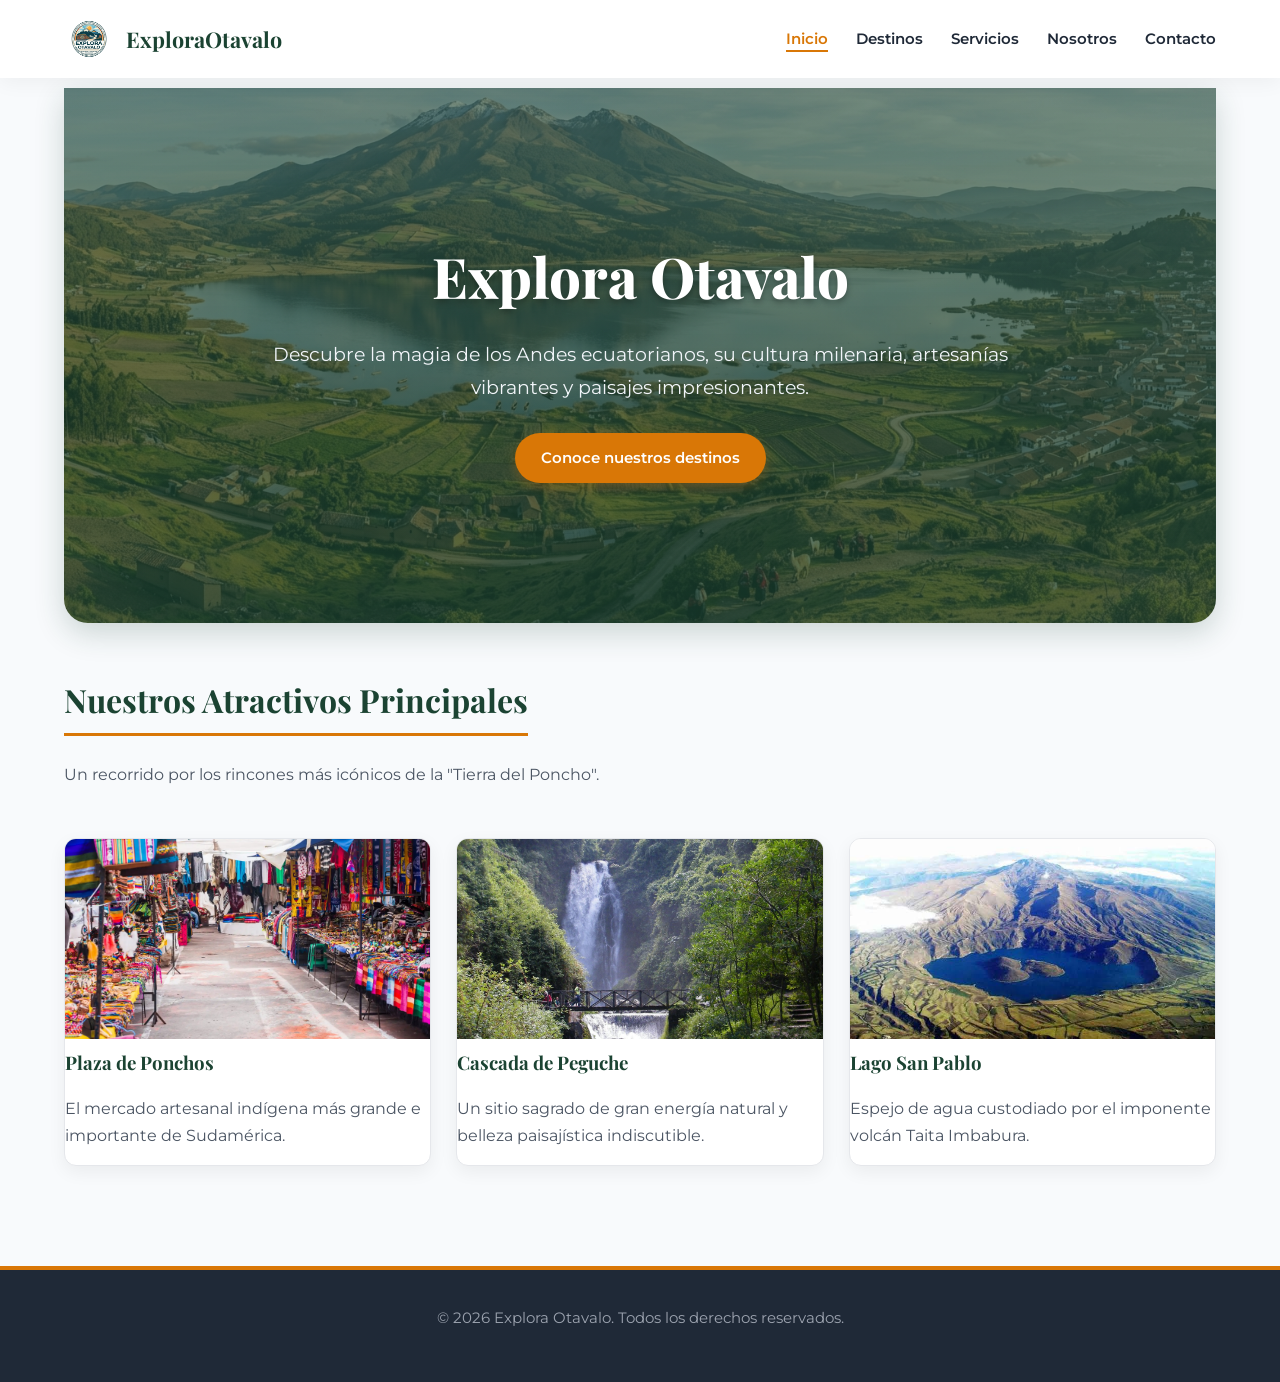
<file: index.html>
<!DOCTYPE html>
<html lang="es">
<head>
    <meta charset="UTF-8">
    <meta name="viewport" content="width=device-width, initial-scale=1.0">
    <title>Explora Otavalo - Inicio</title>
    <link href="https://fonts.googleapis.com/css2?family=Montserrat:wght@400;500;600&family=Playfair+Display:wght@700&display=swap" rel="stylesheet">
    <link rel="stylesheet" href="css/styles.css">
</head>
<body>

    <header class="site-header">
        <div class="container header-container">
            <div class="logo-container">
                <img src="images/logo.png" alt="Logo Otavalo" class="logo-img">
                <span class="logo-text">Explora<strong>Otavalo</strong></span>
            </div>
            <nav>
                <ul class="nav-list">
                    <li><a href="index.html" class="nav-link active">Inicio</a></li>
                    <li><a href="destinos.html" class="nav-link">Destinos</a></li>
                    <li><a href="servicios.html" class="nav-link">Servicios</a></li>
                    <li><a href="nosotros.html" class="nav-link">Nosotros</a></li>
                    <li><a href="contacto.html" class="nav-link">Contacto</a></li>
                </ul>
            </nav>
        </div>
    </header>

    <main>
<!-- ==============================
         SECCIÓN HERO (IMAGEN PRINCIPAL)
         ============================== -->
    <section class="hero-section">
        <div class="hero-content">
            <h1>Explora Otavalo</h1>
            <p>Descubre la magia de los Andes ecuatorianos, su cultura milenaria, artesanías vibrantes y paisajes impresionantes.</p>
            <a href="destinos.html" class="btn-primary">Conoce nuestros destinos</a>
        </div>
    </section>
        <section class="section-padding container">
            <div class="text-center" style="margin-bottom: 50px;">
                <h2>Nuestros Atractivos Principales</h2>
                <p>Un recorrido por los rincones más icónicos de la "Tierra del Poncho".</p>
            </div>
            <div class="cards-grid">
                <div class="card">
                    <img src="images/destino1.webp" alt="Plaza de Ponchos">
                    <div class="card-body">
                        <h3>Plaza de Ponchos</h3>
                        <p>El mercado artesanal indígena más grande e importante de Sudamérica.</p>
                    </div>
                </div>
                <div class="card">
                    <img src="images/destino2.webp" alt="Cascada de Peguche">
                    <div class="card-body">
                        <h3>Cascada de Peguche</h3>
                        <p>Un sitio sagrado de gran energía natural y belleza paisajística indiscutible.</p>
                    </div>
                </div>
                <div class="card">
                    <img src="images/destino3.webp" alt="Lago San Pablo">
                    <div class="card-body">
                        <h3>Lago San Pablo</h3>
                        <p>Espejo de agua custodiado por el imponente volcán Taita Imbabura.</p>
                    </div>
                </div>
            </div>
        </section>
    </main>

    <footer class="site-footer">
        <div class="container">
            <p>&copy; 2026 Explora Otavalo. Todos los derechos reservados.</p>
        </div>
    </footer>

</body>
</html>
</file>
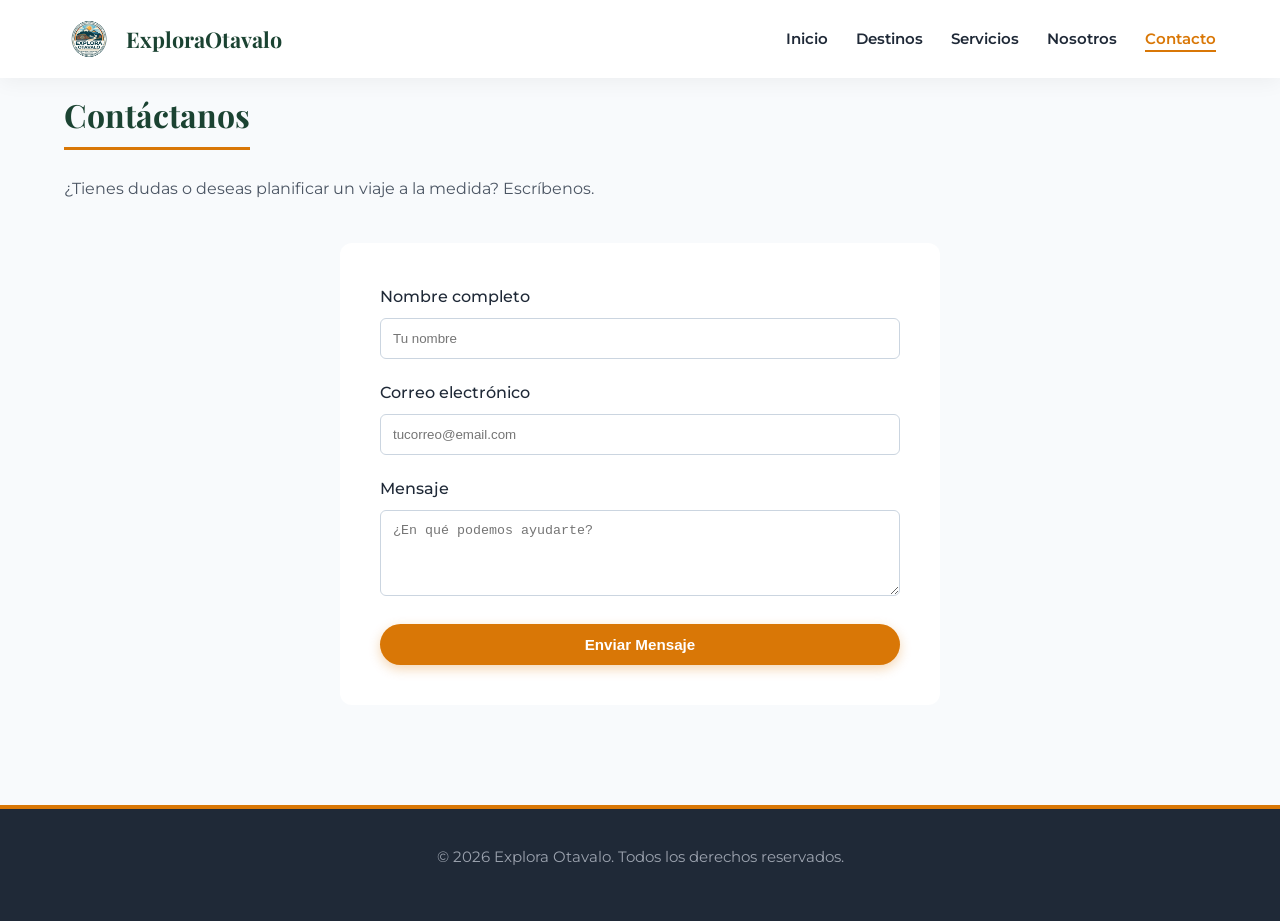
<file: contacto.html>
<!DOCTYPE html>
<html lang="es">
<head>
    <meta charset="UTF-8">
    <meta name="viewport" content="width=device-width, initial-scale=1.0">
    <title>Explora Otavalo - Contacto</title>
    <link href="https://fonts.googleapis.com/css2?family=Montserrat:wght@400;500;600&family=Playfair+Display:wght@700&display=swap" rel="stylesheet">
    <link rel="stylesheet" href="css/styles.css">
</head>
<body>

    <header class="site-header">
        <div class="container header-container">
            <div class="logo-container">
                <img src="images/logo.png" alt="Logo Otavalo" class="logo-img">
                <span class="logo-text">Explora<strong>Otavalo</strong></span>
            </div>
            <nav>
                <ul class="nav-list">
                    <li><a href="index.html" class="nav-link">Inicio</a></li>
                    <li><a href="destinos.html" class="nav-link">Destinos</a></li>
                    <li><a href="servicios.html" class="nav-link">Servicios</a></li>
                    <li><a href="nosotros.html" class="nav-link">Nosotros</a></li>
                    <li><a href="contacto.html" class="nav-link active">Contacto</a></li>
                </ul>
            </nav>
        </div>
    </header>

    <main class="container section-padding">
        <div class="text-center" style="margin-bottom: 40px;">
            <h2>Contáctanos</h2>
            <p>¿Tienes dudas o deseas planificar un viaje a la medida? Escríbenos.</p>
        </div>
        
        <div style="max-width: 600px; margin: 0 auto; background: var(--white); padding: 40px; border-radius: 12px; box-shadow: var(--shadow);">
            <form>
                <div style="margin-bottom: 20px;">
                    <label style="display:block; margin-bottom: 8px; font-weight: 500;">Nombre completo</label>
                    <input type="text" placeholder="Tu nombre" style="width: 100%; padding: 12px; border: 1px solid #cbd5e0; border-radius: 6px;">
                </div>
                <div style="margin-bottom: 20px;">
                    <label style="display:block; margin-bottom: 8px; font-weight: 500;">Correo electrónico</label>
                    <input type="email" placeholder="tucorreo@email.com" style="width: 100%; padding: 12px; border: 1px solid #cbd5e0; border-radius: 6px;">
                </div>
                <div style="margin-bottom: 20px;">
                    <label style="display:block; margin-bottom: 8px; font-weight: 500;">Mensaje</label>
                    <textarea rows="4" placeholder="¿En qué podemos ayudarte?" style="width: 100%; padding: 12px; border: 1px solid #cbd5e0; border-radius: 6px;"></textarea>
                </div>
                <button type="submit" class="btn btn-primary" style="width: 100%; border: none;">Enviar Mensaje</button>
            </form>
        </div>
    </main>

    <footer class="site-footer">
        <div class="container">
            <p>&copy; 2026 Explora Otavalo. Todos los derechos reservados.</p>
        </div>
    </footer>

</body>
</html>
</file>
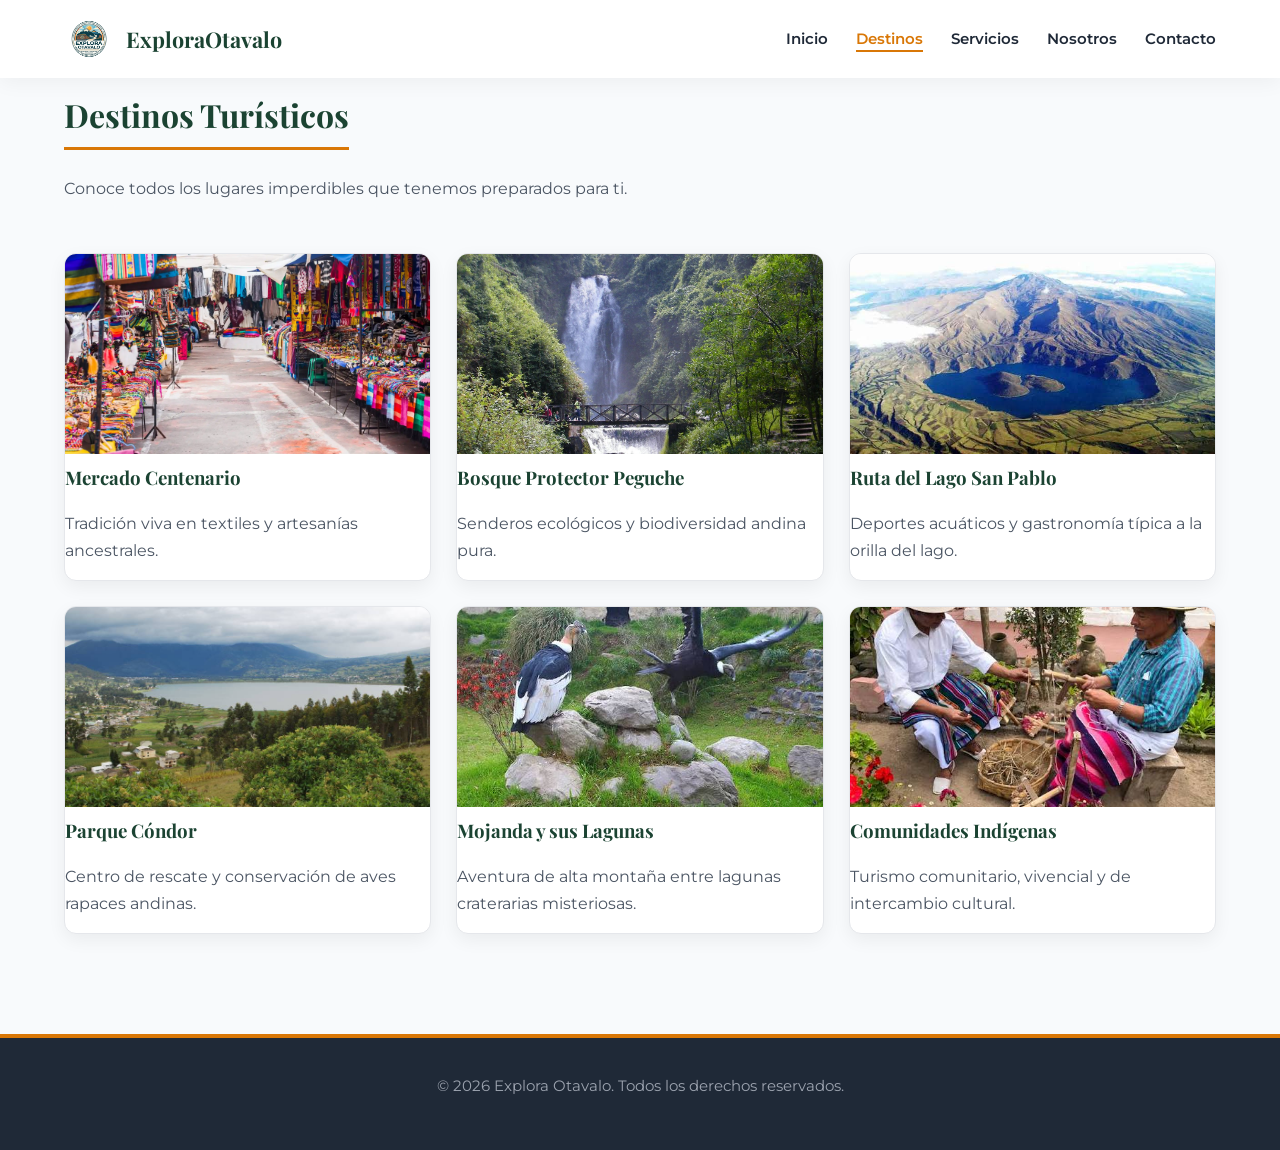
<file: destinos.html>
<!DOCTYPE html>
<html lang="es">
<head>
    <meta charset="UTF-8">
    <meta name="viewport" content="width=device-width, initial-scale=1.0">
    <title>Explora Otavalo - Destinos</title>
    <link href="https://fonts.googleapis.com/css2?family=Montserrat:wght@400;500;600&family=Playfair+Display:wght@700&display=swap" rel="stylesheet">
    <link rel="stylesheet" href="css/styles.css">
</head>
<body>

    <header class="site-header">
        <div class="container header-container">
            <div class="logo-container">
                <img src="images/logo.png" alt="Logo Otavalo" class="logo-img">
                <span class="logo-text">Explora<strong>Otavalo</strong></span>
            </div>
            <nav>
                <ul class="nav-list">
                    <li><a href="index.html" class="nav-link">Inicio</a></li>
                    <li><a href="destinos.html" class="nav-link active">Destinos</a></li>
                    <li><a href="servicios.html" class="nav-link">Servicios</a></li>
                    <li><a href="nosotros.html" class="nav-link">Nosotros</a></li>
                    <li><a href="contacto.html" class="nav-link">Contacto</a></li>
                </ul>
            </nav>
        </div>
    </header>

    <main class="container section-padding">
        <div class="text-center" style="margin-bottom: 50px;">
            <h2>Destinos Turísticos</h2>
            <p>Conoce todos los lugares imperdibles que tenemos preparados para ti.</p>
        </div>
        
        <div class="cards-grid">
            <div class="card">
                <img src="images/destino1.webp" alt="Destino 1">
                <div class="card-body">
                    <h3>Mercado Centenario</h3>
                    <p>Tradición viva en textiles y artesanías ancestrales.</p>
                </div>
            </div>
            <div class="card">
                <img src="images/destino2.webp" alt="Destino 2">
                <div class="card-body">
                    <h3>Bosque Protector Peguche</h3>
                    <p>Senderos ecológicos y biodiversidad andina pura.</p>
                </div>
            </div>
            <div class="card">
                <img src="images/destino3.webp" alt="Destino 3">
                <div class="card-body">
                    <h3>Ruta del Lago San Pablo</h3>
                    <p>Deportes acuáticos y gastronomía típica a la orilla del lago.</p>
                </div>
            </div>
            <div class="card">
                <img src="images/destino4.webp" alt="Destino 4">
                <div class="card-body">
                    <h3>Parque Cóndor</h3>
                    <p>Centro de rescate y conservación de aves rapaces andinas.</p>
                </div>
            </div>
            <div class="card">
                <img src="images/destino5.webp" alt="Destino 5">
                <div class="card-body">
                    <h3>Mojanda y sus Lagunas</h3>
                    <p>Aventura de alta montaña entre lagunas craterarias misteriosas.</p>
                </div>
            </div>
            <div class="card">
                <img src="images/destino6.webp" alt="Destino 6">
                <div class="card-body">
                    <h3>Comunidades Indígenas</h3>
                    <p>Turismo comunitario, vivencial y de intercambio cultural.</p>
                </div>
            </div>
        </div>
    </main>

    <footer class="site-footer">
        <div class="container">
            <p>&copy; 2026 Explora Otavalo. Todos los derechos reservados.</p>
        </div>
    </footer>

</body>
</html>
</file>
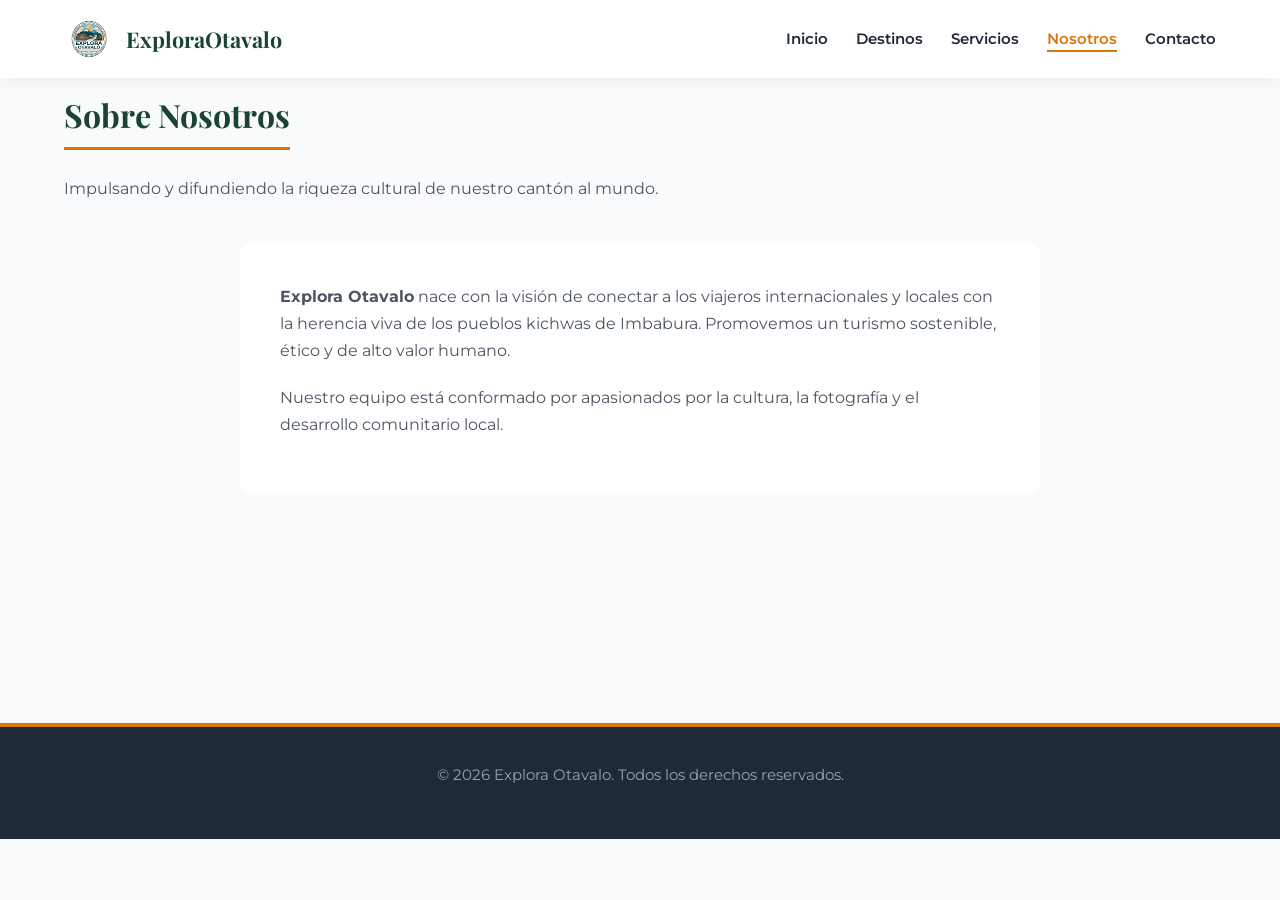
<file: nosotros.html>
<!DOCTYPE html>
<html lang="es">
<head>
    <meta charset="UTF-8">
    <meta name="viewport" content="width=device-width, initial-scale=1.0">
    <title>Explora Otavalo - Nosotros</title>
    <link href="https://fonts.googleapis.com/css2?family=Montserrat:wght@400;500;600&family=Playfair+Display:wght@700&display=swap" rel="stylesheet">
    <link rel="stylesheet" href="css/styles.css">
</head>
<body>

    <header class="site-header">
        <div class="container header-container">
            <div class="logo-container">
                <img src="images/logo.png" alt="Logo Otavalo" class="logo-img">
                <span class="logo-text">Explora<strong>Otavalo</strong></span>
            </div>
            <nav>
                <ul class="nav-list">
                    <li><a href="index.html" class="nav-link">Inicio</a></li>
                    <li><a href="destinos.html" class="nav-link">Destinos</a></li>
                    <li><a href="servicios.html" class="nav-link">Servicios</a></li>
                    <li><a href="nosotros.html" class="nav-link active">Nosotros</a></li>
                    <li><a href="contacto.html" class="nav-link">Contacto</a></li>
                </ul>
            </nav>
        </div>
    </header>

    <main class="container section-padding">
        <div class="text-center" style="margin-bottom: 40px;">
            <h2>Sobre Nosotros</h2>
            <p>Impulsando y difundiendo la riqueza cultural de nuestro cantón al mundo.</p>
        </div>
        <div style="max-width: 800px; margin: 0 auto; background: var(--white); padding: 40px; border-radius: 12px; box-shadow: var(--shadow);">
            <p style="margin-bottom: 20px;"><strong>Explora Otavalo</strong> nace con la visión de conectar a los viajeros internacionales y locales con la herencia viva de los pueblos kichwas de Imbabura. Promovemos un turismo sostenible, ético y de alto valor humano.</p>
            <p>Nuestro equipo está conformado por apasionados por la cultura, la fotografía y el desarrollo comunitario local.</p>
        </div>
    </main>

    <footer class="site-footer">
        <div class="container">
            <p>&copy; 2026 Explora Otavalo. Todos los derechos reservados.</p>
        </div>
    </footer>

</body>
</html>
</file>
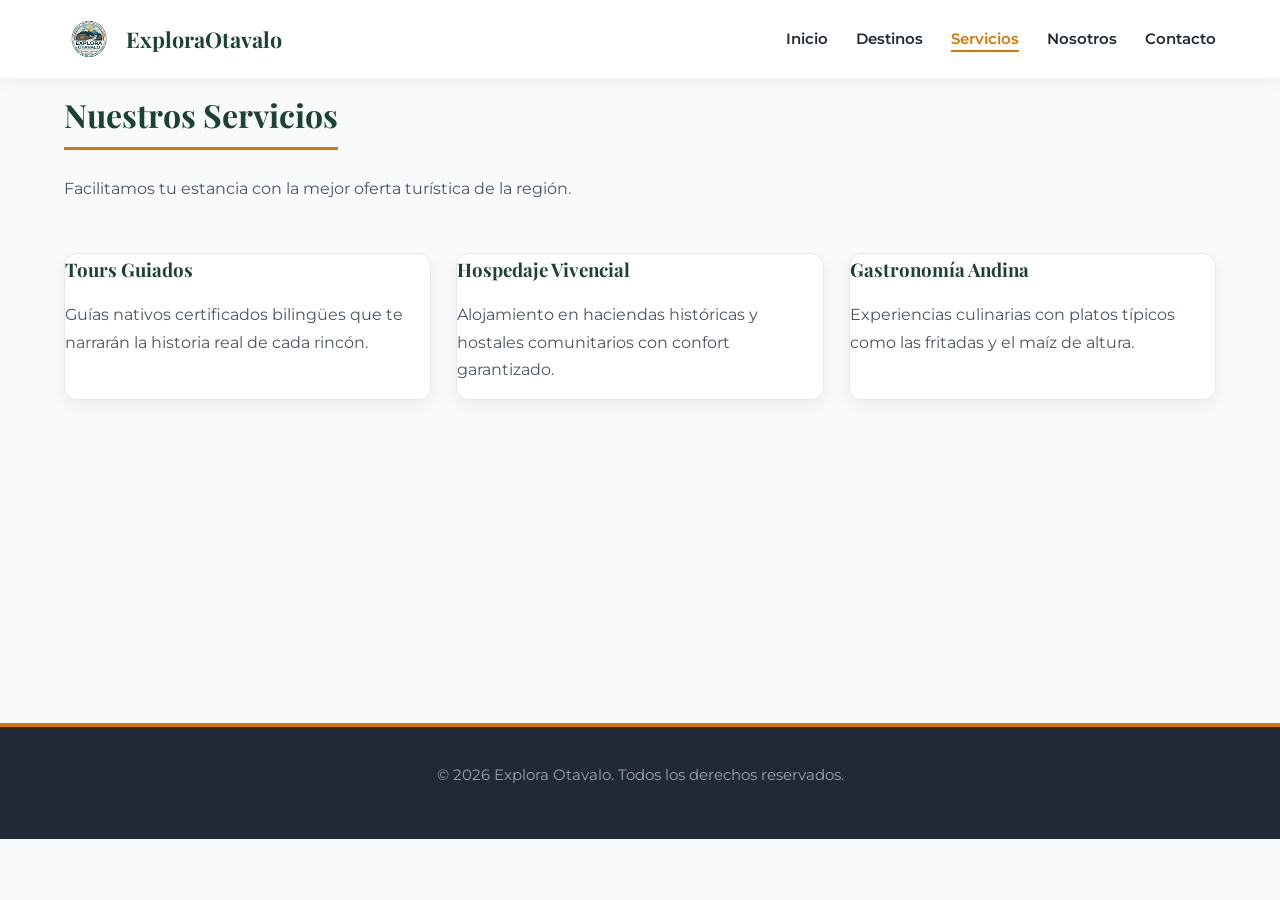
<file: servicios.html>
<!DOCTYPE html>
<html lang="es">
<head>
    <meta charset="UTF-8">
    <meta name="viewport" content="width=device-width, initial-scale=1.0">
    <title>Explora Otavalo - Servicios</title>
    <link href="https://fonts.googleapis.com/css2?family=Montserrat:wght@400;500;600&family=Playfair+Display:wght@700&display=swap" rel="stylesheet">
    <link rel="stylesheet" href="css/styles.css">
</head>
<body>

    <header class="site-header">
        <div class="container header-container">
            <div class="logo-container">
                <img src="images/logo.png" alt="Logo Otavalo" class="logo-img">
                <span class="logo-text">Explora<strong>Otavalo</strong></span>
            </div>
            <nav>
                <ul class="nav-list">
                    <li><a href="index.html" class="nav-link">Inicio</a></li>
                    <li><a href="destinos.html" class="nav-link">Destinos</a></li>
                    <li><a href="servicios.html" class="nav-link active">Servicios</a></li>
                    <li><a href="nosotros.html" class="nav-link">Nosotros</a></li>
                    <li><a href="contacto.html" class="nav-link">Contacto</a></li>
                </ul>
            </nav>
        </div>
    </header>

    <main class="container section-padding">
        <div class="text-center" style="margin-bottom: 50px;">
            <h2>Nuestros Servicios</h2>
            <p>Facilitamos tu estancia con la mejor oferta turística de la región.</p>
        </div>
        
        <div class="cards-grid">
            <div class="card">
                <div class="card-body">
                    <h3>Tours Guiados</h3>
                    <p>Guías nativos certificados bilingües que te narrarán la historia real de cada rincón.</p>
                </div>
            </div>
            <div class="card">
                <div class="card-body">
                    <h3>Hospedaje Vivencial</h3>
                    <p>Alojamiento en haciendas históricas y hostales comunitarios con confort garantizado.</p>
                </div>
            </div>
            <div class="card">
                <div class="card-body">
                    <h3>Gastronomía Andina</h3>
                    <p>Experiencias culinarias con platos típicos como las fritadas y el maíz de altura.</p>
                </div>
            </div>
        </div>
    </main>

    <footer class="site-footer">
        <div class="container">
            <p>&copy; 2026 Explora Otavalo. Todos los derechos reservados.</p>
        </div>
    </footer>

</body>
</html>
</file>
<file: css/styles.css>
/* ====================================================================
   1. VARIABLES Y CONFIGURACIÓN GLOBAL (:ROOT)
   ==================================================================== */
:root {
    --primary-color: #1b4332;      /* Verde profundo andino */
    --secondary-color: #d97706;    /* Naranja cálido artesanal */
    --accent-color: #b45309;       /* Tono acentuado para contrastes */
    --dark-color: #1f2937;         /* Texto principal de alta legibilidad */
    --light-color: #f8fafc;        /* Fondo claro general suave */
    --white: #ffffff;
    --transition: all 0.35s cubic-bezier(0.4, 0, 0.2, 1);
    --font-heading: 'Playfair Display', serif;
    --font-body: 'Montserrat', sans-serif;
}

/* Reset universal limpio */
* {
    margin: 0;
    padding: 0;
    box-sizing: border-box;
}

html {
    scroll-behavior: smooth;
}

body {
    font-family: var(--font-body);
    background-color: var(--light-color);
    color: var(--dark-color);
    line-height: 1.7;
    overflow-x: hidden;
}

/* ====================================================================
   2. ENCABEZADO Y BARRA DE NAVEGACIÓN ELEGANTE (STICKY)
   ==================================================================== */
header {
    background-color: rgba(255, 255, 255, 0.95);
    backdrop-filter: blur(8px);
    box-shadow: 0 4px 20px rgba(0, 0, 0, 0.05);
    position: sticky;
    top: 0;
    z-index: 1000;
}

.header-container {
    max-width: 1200px;
    margin: 0 auto;
    padding: 14px 24px;
    display: flex;
    justify-content: space-between;
    align-items: center;
}

.logo-container {
    display: flex;
    align-items: center;
    gap: 12px;
    text-decoration: none;
}

.logo-img {
    width: 50px;
    height: 50px;
    object-fit: contain;
    transition: var(--transition);
}

.logo-img:hover {
    transform: rotate(-5deg) scale(1.05);
}

.logo-text {
    font-family: var(--font-heading);
    font-size: 1.35rem;
    color: var(--primary-color);
    font-weight: 700;
}

nav ul {
    list-style: none;
    display: flex;
    gap: 28px;
    align-items: center;
}

nav a {
    text-decoration: none;
    color: var(--dark-color);
    font-weight: 600;
    font-size: 0.95rem;
    position: relative;
    transition: var(--transition);
}

/* Efecto de línea animada moderna en el menú */
nav a::after {
    content: '';
    position: absolute;
    width: 0;
    height: 2px;
    bottom: -4px;
    left: 0;
    background-color: var(--secondary-color);
    transition: var(--transition);
}

nav a:hover::after,
nav a.active::after {
    width: 100%;
}

nav a:hover,
nav a.active {
    color: var(--secondary-color);
}

/* ====================================================================
   3. SECCIÓN HERO (IMAGEN PRINCIPAL GRANDE Y ÉPICA)
   ==================================================================== */
.hero-section {
    /* Degradado oscuro semi-transparente sobre la imagen para resaltar el texto */
    background: linear-gradient(rgba(27, 67, 50, 0.6), rgba(27, 67, 50, 0.75)), 
                url('../images/hero.webp') center/cover no-repeat;
    color: var(--white);
    text-align: center;
    padding: 140px 20px;
    border-radius: 0 0 24px 24px;
    margin-bottom: 50px;
    box-shadow: 0 10px 30px rgba(27, 67, 50, 0.2);
    display: flex;
    justify-content: center;
    align-items: center;
    min-height: 50vh;
}

.hero-content {
    max-width: 800px;
    animation: fadeInDown 0.8s ease-out;
}

.hero-section h1 {
    font-size: 3.5rem;
    color: var(--white);
    margin-bottom: 15px;
    text-shadow: 0 3px 6px rgba(0,0,0,0.3);
    font-weight: 800;
}

.hero-section p {
    font-size: 1.2rem;
    margin: 0 auto 30px auto;
    color: #f1f5f9;
    font-weight: 400;
}

/* Animación de entrada suave */
@keyframes fadeInDown {
    from {
        opacity: 0;
        transform: translateY(-20px);
    }
    to {
        opacity: 1;
        transform: translateY(0);
    }
}

/* ====================================================================
   4. CONTENIDO PRINCIPAL, TARJETAS Y BOTONES
   ==================================================================== */
main {
    max-width: 1200px;
    margin: 0 auto;
    padding: 10px 24px 40px 24px;
    min-height: 65vh;
}

h1, h2, h3 {
    font-family: var(--font-heading);
    color: var(--primary-color);
    margin-bottom: 16px;
}

h2 {
    font-size: 2rem;
    border-bottom: 3px solid var(--secondary-color);
    display: inline-block;
    padding-bottom: 5px;
    margin-bottom: 25px;
}

p {
    margin-bottom: 16px;
    color: #4b5563;
}

/* Grid de tarjetas moderno y responsivo */
.cards-grid {
    display: grid;
    grid-template-columns: repeat(auto-fit, minmax(280px, 1fr));
    gap: 25px;
    margin-top: 25px;
}

.card {
    background: var(--white);
    border-radius: 12px;
    overflow: hidden;
    box-shadow: 0 6px 18px rgba(0, 0, 0, 0.06);
    transition: var(--transition);
    border: 1px solid #e5e7eb;
}

.card:hover {
    transform: translateY(-8px);
    box-shadow: 0 14px 28px rgba(0, 0, 0, 0.12);
}

.card img {
    width: 100%;
    height: 200px;
    object-fit: cover;
    transition: var(--transition);
}

.card:hover img {
    transform: scale(1.04);
}

.card-content {
    padding: 20px;
}

.card-content h3 {
    font-size: 1.3rem;
    margin-bottom: 10px;
}

/* Botones interactivos profesionales */
.btn-primary {
    display: inline-block;
    background-color: var(--secondary-color);
    color: var(--white);
    padding: 12px 26px;
    border-radius: 30px;
    text-decoration: none;
    font-weight: 600;
    font-size: 0.95rem;
    box-shadow: 0 4px 12px rgba(217, 119, 6, 0.3);
    transition: var(--transition);
    border: none;
    cursor: pointer;
}

.btn-primary:hover {
    background-color: var(--accent-color);
    transform: translateY(-2px);
    box-shadow: 0 6px 16px rgba(217, 119, 6, 0.4);
}

/* ====================================================================
   5. PIE DE PÁGINA (FOOTER)
   ==================================================================== */
footer {
    background-color: var(--dark-color);
    color: var(--white);
    text-align: center;
    padding: 35px 20px;
    margin-top: 60px;
    border-top: 4px solid var(--secondary-color);
}

footer p {
    color: #9ca3af;
    font-size: 0.95rem;
}

/* ====================================================================
   6. MEDIA QUERIES / DISEÑO RESPONSIVO PERFECTO (MÓVILES)
   ==================================================================== */
@media (max-width: 768px) {
    .header-container {
        flex-direction: column;
        gap: 14px;
        padding: 12px 15px;
    }

    nav ul {
        flex-wrap: wrap;
        justify-content: center;
        gap: 12px 18px;
    }

    nav a {
        font-size: 0.9rem;
    }

    .hero-section {
        padding: 70px 15px;
        border-radius: 0 0 16px 16px;
        min-height: 40vh;
    }

    .hero-section h1 {
        font-size: 2.3rem;
    }

    .hero-section p {
        font-size: 1.05rem;
    }

    main {
        padding: 10px 16px 30px 16px;
    }

    h2 {
        font-size: 1.5rem;
    }

    .cards-grid {
        grid-template-columns: 1fr;
    }
}
</file>
